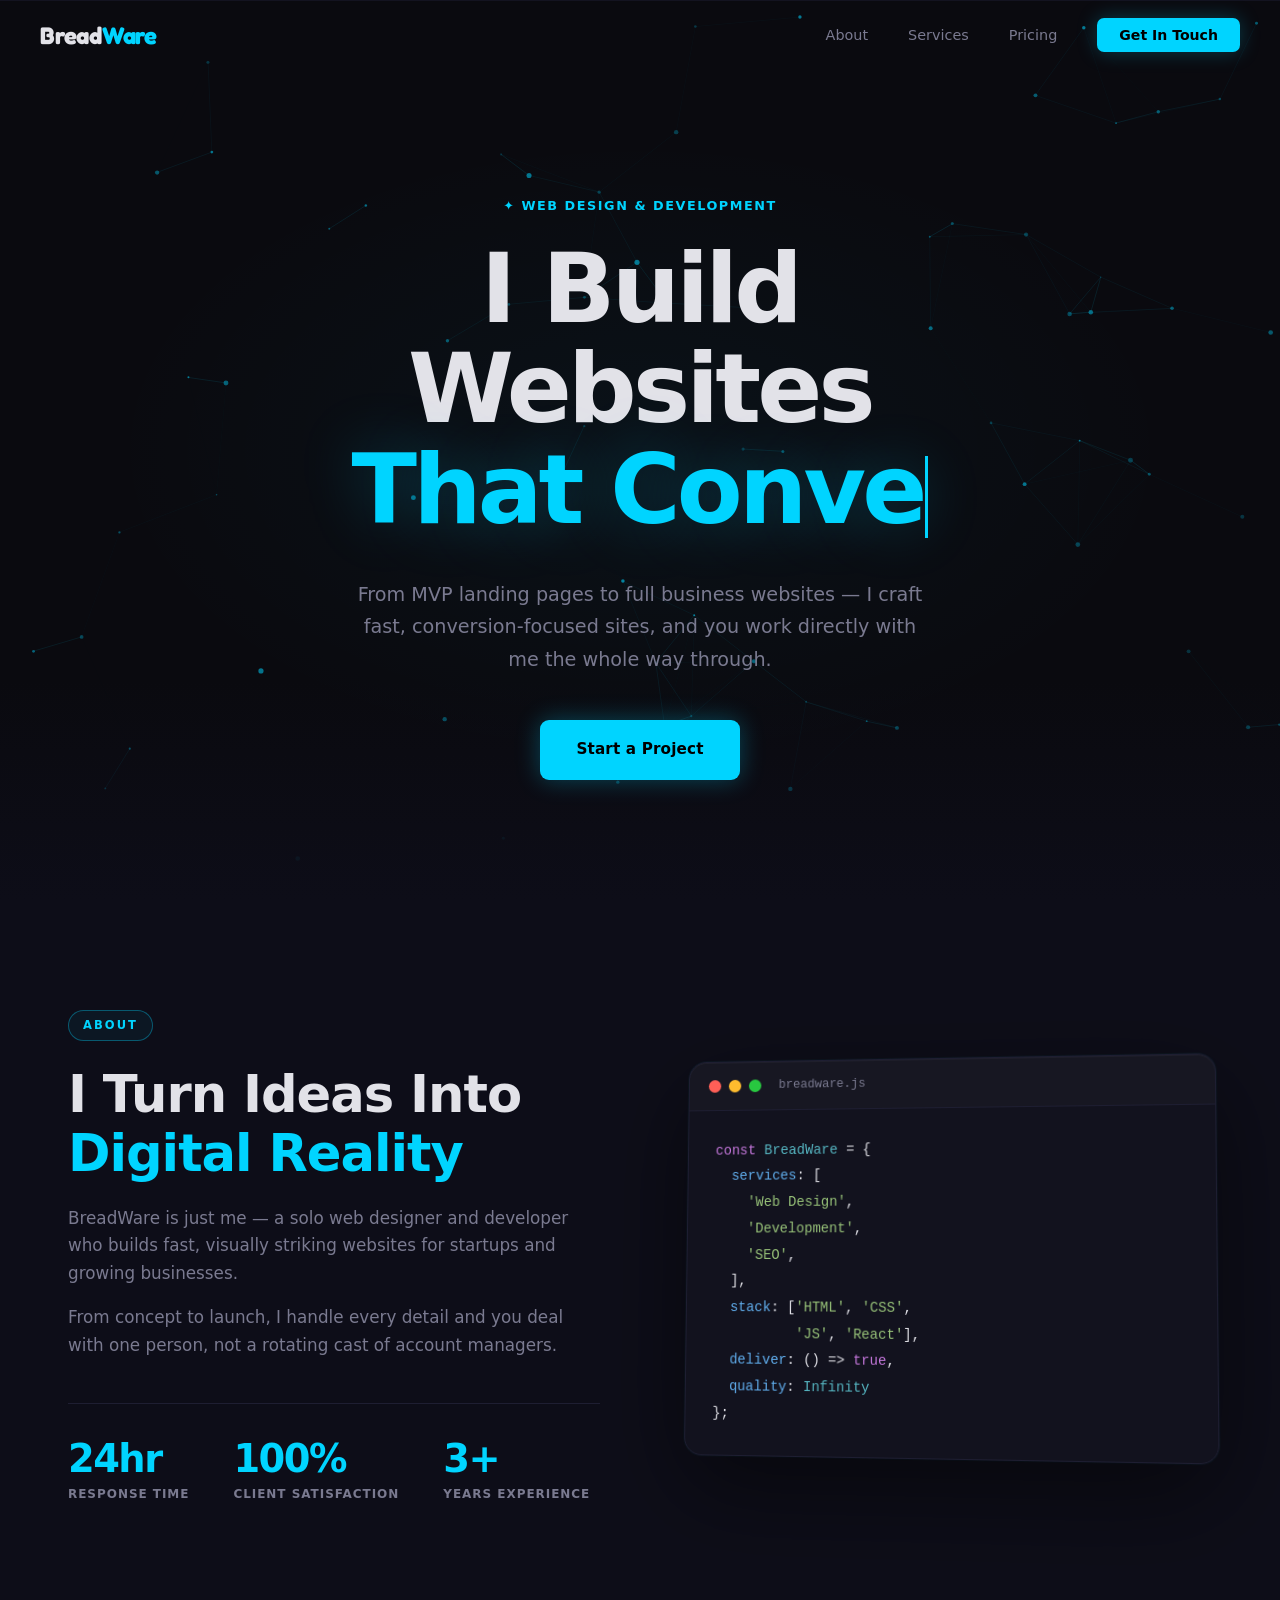
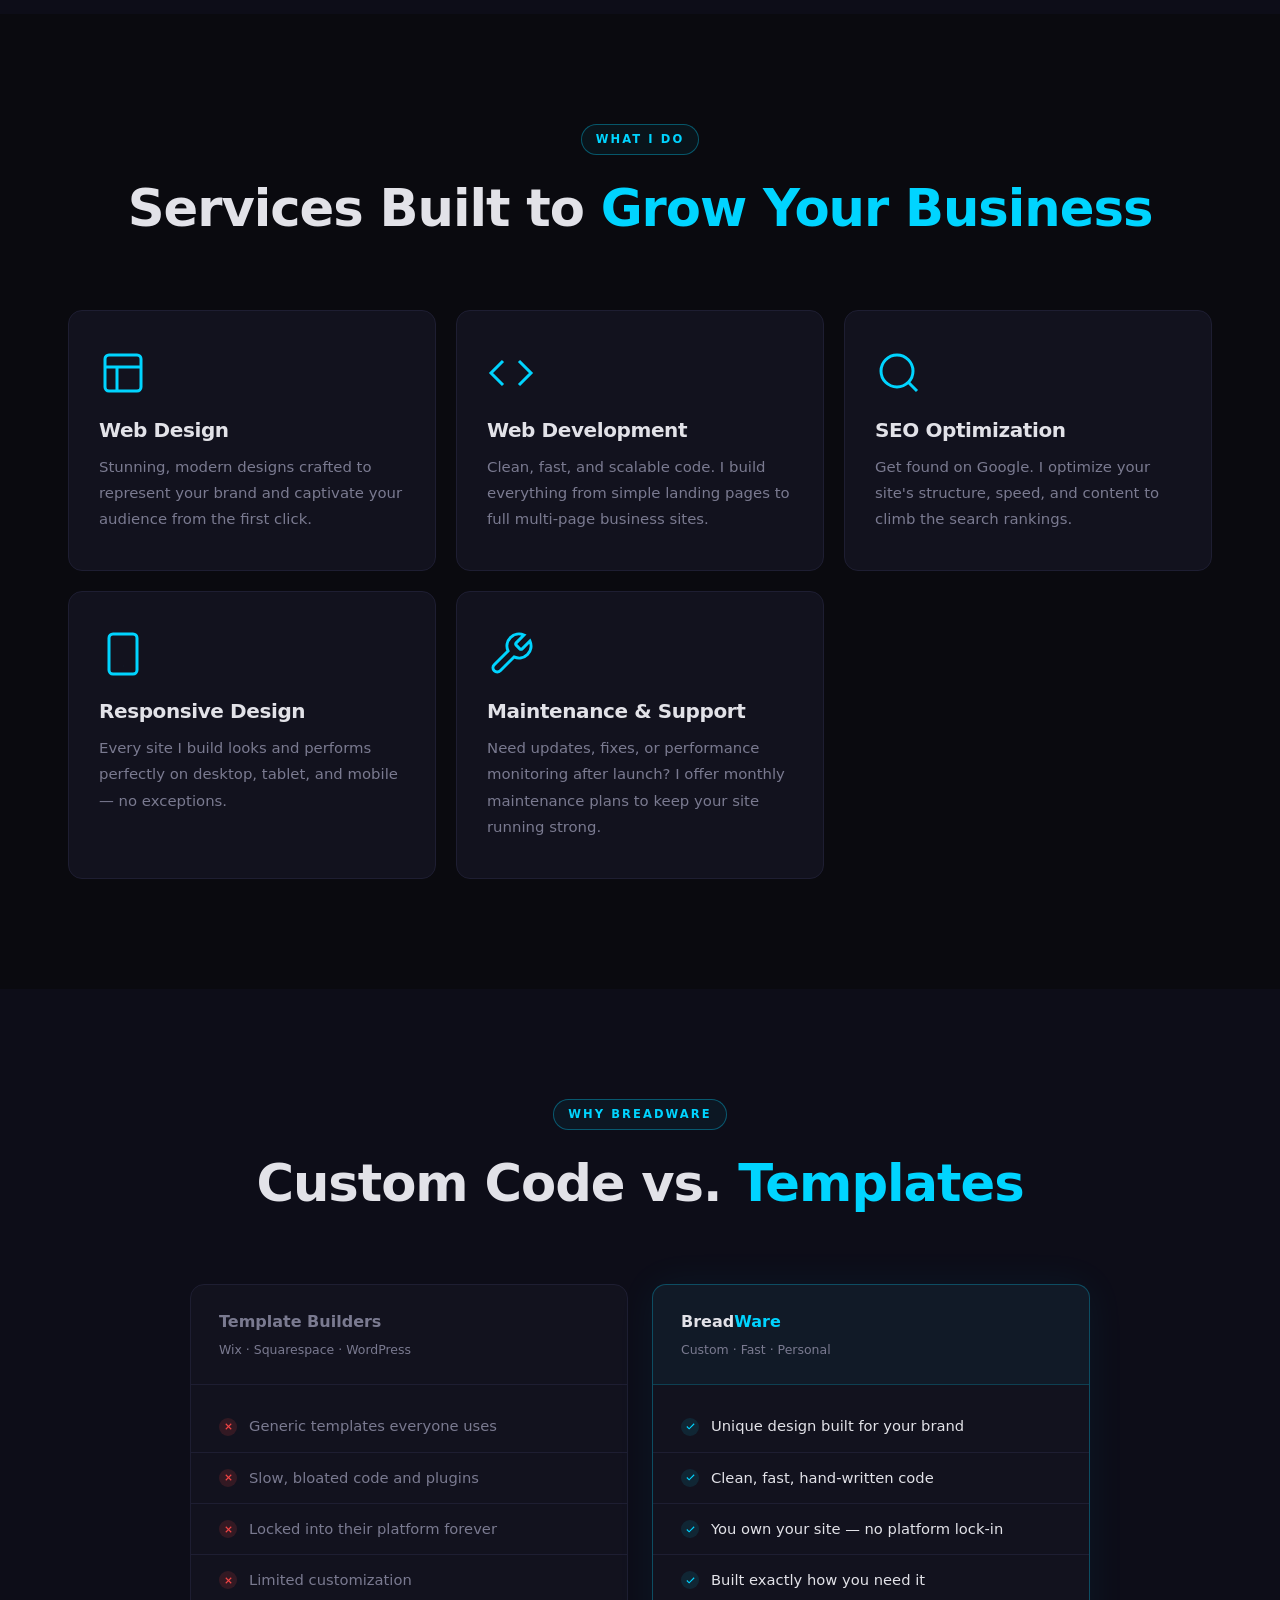
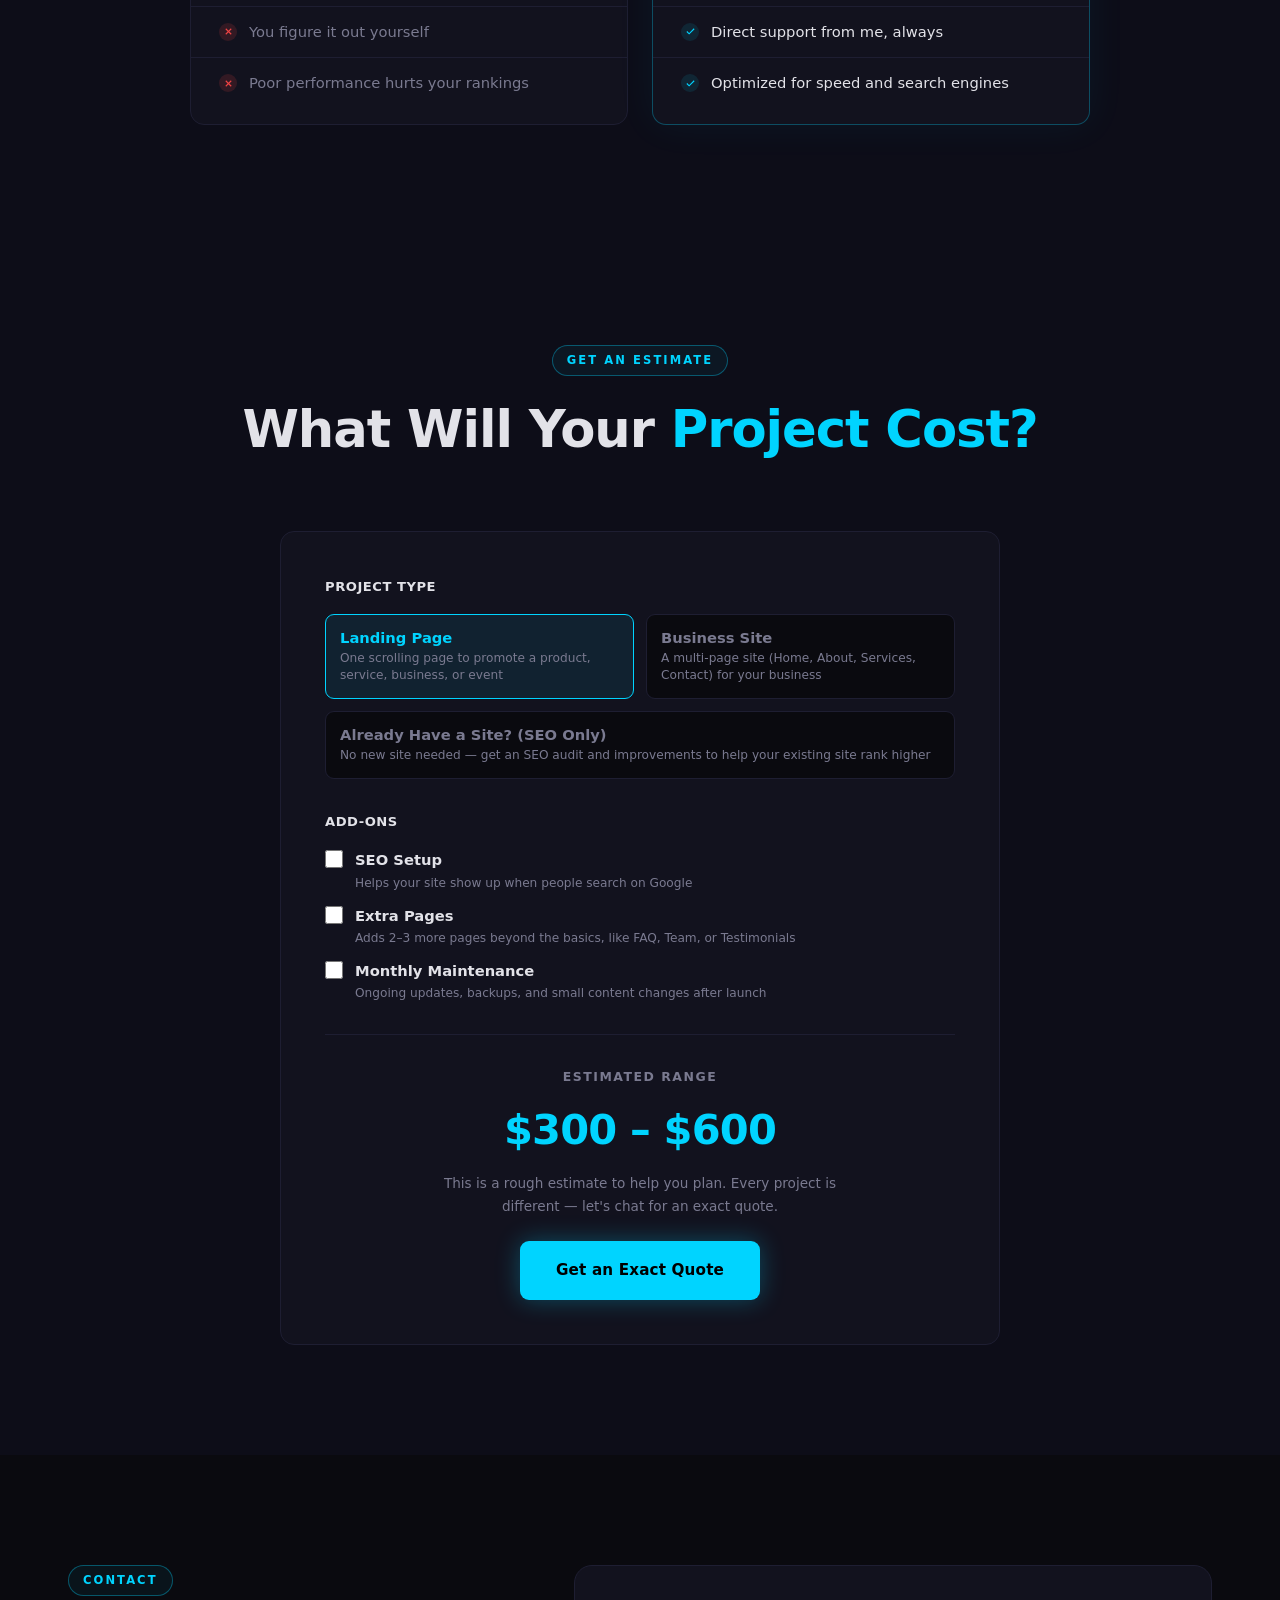
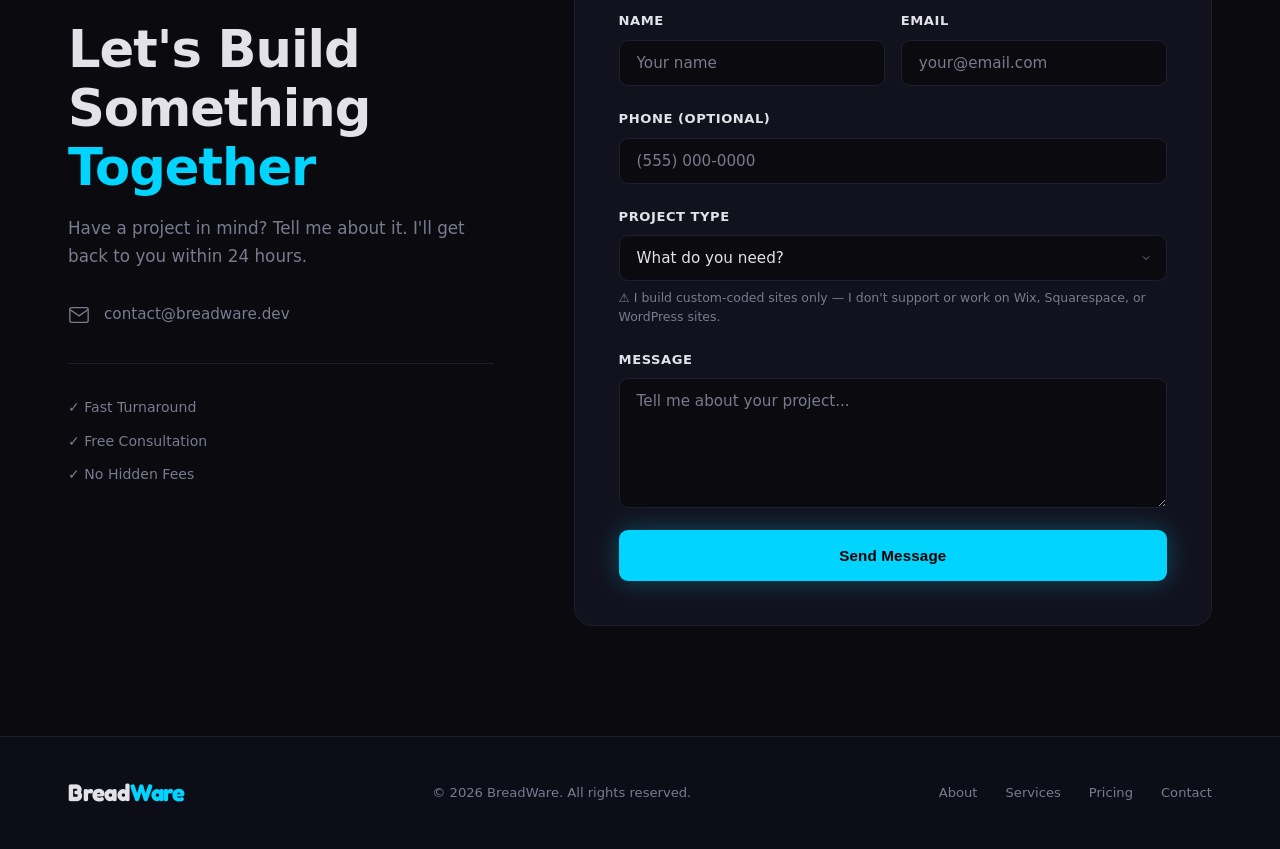
<file: index.html>
<!doctype html>
<html lang="en">
  <head>
    <meta charset="UTF-8" />
    <meta name="viewport" content="width=device-width, initial-scale=1.0" />
    <title>BreadWare — Web Design & Development</title>
    <meta
      name="description"
      content="BreadWare is a solo web design and development studio. I build fast, conversion-focused websites for startups and growing businesses. Based online, working worldwide."
    />
    <meta name="author" content="BreadWare" />
    <link rel="canonical" href="https://breadware.dev" />

    <!-- Open Graph -->
    <meta property="og:title" content="BreadWare — Web Design & Development" />
    <meta
      property="og:description"
      content="I build fast, conversion-focused websites for startups and growing businesses. Work directly with me from concept to launch."
    />
    <meta property="og:url" content="https://breadware.dev" />
    <meta property="og:type" content="website" />
    <meta property="og:image" content="https://breadware.dev/thumbnailbreadware.jpg" />

    <!-- Twitter Card -->
    <meta name="twitter:card" content="summary_large_image" />
    <meta name="twitter:title" content="BreadWare — Web Design & Development" />
    <meta
      name="twitter:description"
      content="I build fast, conversion-focused websites for startups and growing businesses."
    />
    <meta name="twitter:image" content="https://breadware.dev/thumbnailbreadware.jpg" />

    <link rel="icon" type="image/png" href="breadware-dark-32.png" />
    <script type="application/ld+json">
    {
      "@context": "https://schema.org",
      "@type": "ProfessionalService",
      "name": "BreadWare",
      "url": "https://breadware.dev",
      "email": "contact@breadware.dev",
      "description": "Solo web design and development studio building fast, conversion-focused websites for startups and growing businesses.",
      "serviceType": ["Web Design", "Web Development", "SEO Optimization"],
      "areaServed": "Worldwide",
      "priceRange": "$$"
    }
    </script>
    <link rel="preconnect" href="https://fonts.googleapis.com" />
    <link rel="preconnect" href="https://fonts.gstatic.com" crossorigin />
    <link rel="preload" as="style" href="https://fonts.googleapis.com/css2?family=Fredoka:wght@600;700&display=swap" />
    <link rel="stylesheet" href="https://fonts.googleapis.com/css2?family=Fredoka:wght@600;700&display=swap" media="print" onload="this.media='all'" />
    <noscript><link rel="stylesheet" href="https://fonts.googleapis.com/css2?family=Fredoka:wght@600;700&display=swap" /></noscript>
    <link rel="stylesheet" href="style.css" />

    <!-- Google Analytics -->
    <script
      async
      src="https://www.googletagmanager.com/gtag/js?id=G-923C7MCJX0"
    ></script>
    <script>
      window.dataLayer = window.dataLayer || [];
      function gtag() {
        dataLayer.push(arguments);
      }
      gtag("js", new Date());
      gtag("config", "G-923C7MCJX0");
    </script>
  </head>
  <body>
    <!-- Navigation -->
    <nav class="nav" id="nav">
      <div class="nav-container">
        <a href="#" class="nav-logo">Bread<span>Ware</span></a>
        <ul class="nav-links">
          <li><a href="#about">About</a></li>
          <li><a href="#services">Services</a></li>
          <li><a href="#calculator">Pricing</a></li>
          <li><a href="#contact" class="nav-cta">Get In Touch</a></li>
        </ul>
        <button class="nav-hamburger" id="hamburger" aria-label="Menu">
          <span></span><span></span><span></span>
        </button>
      </div>
    </nav>

    <div class="mobile-menu" id="mobileMenu">
      <ul>
        <li><a href="#about" class="mobile-link">About</a></li>
        <li><a href="#services" class="mobile-link">Services</a></li>
        <li><a href="#calculator" class="mobile-link">Pricing</a></li>
        <li><a href="#contact" class="mobile-link">Contact</a></li>
      </ul>
    </div>

    <!-- Hero -->
    <section class="hero" id="hero">
      <canvas id="heroCanvas"></canvas>
      <div class="hero-content">
        <p class="hero-badge">&#10022; Web Design &amp; Development</p>
        <h1 class="hero-title">
          I Build Websites<br /><span class="hero-accent" id="typedText"></span>
        </h1>
        <p class="hero-sub">
          From MVP landing pages to full business websites — I craft fast,
          conversion-focused sites, and you work directly with me the whole
          way through.
        </p>
        <div class="hero-btns">
          <a href="#contact" class="btn btn-primary">Start a Project</a>
        </div>
      </div>
    </section>

    <!-- About -->
    <section class="about section" id="about">
      <div class="container">
        <div class="about-grid">
          <div class="about-text reveal">
            <span class="section-tag">About</span>
            <h2>
              I Turn Ideas Into <span class="accent">Digital Reality</span>
            </h2>
            <p>
              BreadWare is just me — a solo web designer and developer who
              builds fast, visually striking websites for startups and growing
              businesses.
            </p>
            <p>
              From concept to launch, I handle every detail and you deal with
              one person, not a rotating cast of account managers.
            </p>
            <div class="stats">
              <div class="stat">
                <span class="stat-num">24hr</span>
                <span class="stat-label">Response Time</span>
              </div>
              <div class="stat">
                <span class="stat-num">100%</span>
                <span class="stat-label">Client Satisfaction</span>
              </div>
              <div class="stat">
                <span class="stat-num">3+</span>
                <span class="stat-label">Years Experience</span>
              </div>
            </div>
          </div>
          <div class="about-visual reveal reveal-right">
            <div class="code-card">
              <div class="code-header">
                <span class="dot dot-red"></span>
                <span class="dot dot-yellow"></span>
                <span class="dot dot-green"></span>
                <span class="code-filename">breadware.js</span>
              </div>
              <pre
                class="code-body"
              ><span class="c-purple">const</span> <span class="c-cyan">BreadWare</span> = {
  <span class="c-blue">services</span>: [
    <span class="c-green">'Web Design'</span>,
    <span class="c-green">'Development'</span>,
    <span class="c-green">'SEO'</span>,
  ],
  <span class="c-blue">stack</span>: [<span class="c-green">'HTML'</span>, <span class="c-green">'CSS'</span>,
          <span class="c-green">'JS'</span>, <span class="c-green">'React'</span>],
  <span class="c-blue">deliver</span>: () =&gt; <span class="c-purple">true</span>,
  <span class="c-blue">quality</span>: <span class="c-cyan">Infinity</span>
};</pre>
            </div>
          </div>
        </div>
      </div>
    </section>

    <!-- Services -->
    <section class="services section" id="services">
      <div class="container">
        <div class="section-header reveal">
          <span class="section-tag">What I Do</span>
          <h2>
            Services Built to <span class="accent">Grow Your Business</span>
          </h2>
        </div>
        <div class="services-grid">
          <div class="service-card reveal">
            <div class="service-icon">
              <svg
                viewBox="0 0 24 24"
                fill="none"
                stroke="currentColor"
                stroke-width="1.5"
              >
                <rect x="3" y="3" width="18" height="18" rx="2" />
                <path d="M3 9h18M9 21V9" />
              </svg>
            </div>
            <h3>Web Design</h3>
            <p>
              Stunning, modern designs crafted to represent your brand and
              captivate your audience from the first click.
            </p>
          </div>
          <div class="service-card reveal">
            <div class="service-icon">
              <svg
                viewBox="0 0 24 24"
                fill="none"
                stroke="currentColor"
                stroke-width="1.5"
              >
                <polyline points="16 18 22 12 16 6" />
                <polyline points="8 6 2 12 8 18" />
              </svg>
            </div>
            <h3>Web Development</h3>
            <p>
              Clean, fast, and scalable code. I build everything from simple
              landing pages to full multi-page business sites.
            </p>
          </div>
          <div class="service-card reveal">
            <div class="service-icon">
              <svg
                viewBox="0 0 24 24"
                fill="none"
                stroke="currentColor"
                stroke-width="1.5"
              >
                <circle cx="11" cy="11" r="8" />
                <line x1="21" y1="21" x2="16.65" y2="16.65" />
              </svg>
            </div>
            <h3>SEO Optimization</h3>
            <p>
              Get found on Google. I optimize your site's structure, speed, and
              content to climb the search rankings.
            </p>
          </div>
          <div class="service-card reveal">
            <div class="service-icon">
              <svg
                viewBox="0 0 24 24"
                fill="none"
                stroke="currentColor"
                stroke-width="1.5"
              >
                <rect x="5" y="2" width="14" height="20" rx="2" />
                <line x1="12" y1="18" x2="12.01" y2="18" />
              </svg>
            </div>
            <h3>Responsive Design</h3>
            <p>
              Every site I build looks and performs perfectly on desktop,
              tablet, and mobile — no exceptions.
            </p>
          </div>
          <div class="service-card reveal">
            <div class="service-icon">
              <svg
                viewBox="0 0 24 24"
                fill="none"
                stroke="currentColor"
                stroke-width="1.5"
              >
                <path
                  d="M14.7 6.3a1 1 0 0 0 0 1.4l1.6 1.6a1 1 0 0 0 1.4 0l3.77-3.77a6 6 0 0 1-7.94 7.94l-6.91 6.91a2.12 2.12 0 0 1-3-3l6.91-6.91a6 6 0 0 1 7.94-7.94l-3.76 3.76z"
                />
              </svg>
            </div>
            <h3>Maintenance &amp; Support</h3>
            <p>
              Need updates, fixes, or performance monitoring after launch? I offer monthly maintenance plans to keep your site running strong.
            </p>
          </div>
        </div>
      </div>
    </section>

    <!-- Why Choose Me -->
    <section class="why section" id="why">
      <div class="container">
        <div class="section-header reveal">
          <span class="section-tag">Why BreadWare</span>
          <h2>Custom Code vs. <span class="accent">Templates</span></h2>
        </div>
        <div class="why-grid">
          <div class="why-col why-col--them reveal">
            <div class="why-col-header">
              <span class="why-label why-label--bad">Template Builders</span>
              <p>Wix &middot; Squarespace &middot; WordPress</p>
            </div>
            <ul class="why-list">
              <li class="why-item why-item--bad">
                Generic templates everyone uses
              </li>
              <li class="why-item why-item--bad">
                Slow, bloated code and plugins
              </li>
              <li class="why-item why-item--bad">
                Locked into their platform forever
              </li>
              <li class="why-item why-item--bad">Limited customization</li>
              <li class="why-item why-item--bad">You figure it out yourself</li>
              <li class="why-item why-item--bad">
                Poor performance hurts your rankings
              </li>
            </ul>
          </div>
          <div class="why-col why-col--me reveal reveal-right">
            <div class="why-col-header">
              <span class="why-label"
                >Bread<span class="accent">Ware</span></span
              >
              <p>Custom &middot; Fast &middot; Personal</p>
            </div>
            <ul class="why-list">
              <li class="why-item why-item--good">
                Unique design built for your brand
              </li>
              <li class="why-item why-item--good">
                Clean, fast, hand-written code
              </li>
              <li class="why-item why-item--good">
                You own your site — no platform lock-in
              </li>
              <li class="why-item why-item--good">
                Built exactly how you need it
              </li>
              <li class="why-item why-item--good">
                Direct support from me, always
              </li>
              <li class="why-item why-item--good">
                Optimized for speed and search engines
              </li>
            </ul>
          </div>
        </div>
      </div>
    </section>


    <!-- Pricing Calculator -->
    <section class="calculator section" id="calculator">
      <div class="container">
        <div class="section-header reveal">
          <span class="section-tag">Get an Estimate</span>
          <h2>What Will Your <span class="accent">Project Cost?</span></h2>
        </div>
        <div class="calc-card reveal">
          <div class="calc-group">
            <span class="calc-group-label">Project Type</span>
            <div class="calc-options">
              <button
                type="button"
                class="calc-option active"
                data-min="300"
                data-max="600"
                data-project-type="Landing Page"
                data-excludes="extra-pages"
              >
                <span class="calc-option-title">Landing Page</span>
                <span class="calc-option-desc"
                  >One scrolling page to promote a product, service, business,
                  or event</span
                >
              </button>
              <button
                type="button"
                class="calc-option"
                data-min="700"
                data-max="1500"
                data-project-type="Business Site"
              >
                <span class="calc-option-title">Business Site</span>
                <span class="calc-option-desc"
                  >A multi-page site (Home, About, Services, Contact) for your
                  business</span
                >
              </button>
              <button
                type="button"
                class="calc-option calc-option--wide"
                data-min="200"
                data-max="500"
                data-excludes="seo"
                data-project-type="SEO &amp; Performance"
              >
                <span class="calc-option-title"
                  >Already Have a Site? (SEO Only)</span
                >
                <span class="calc-option-desc"
                  >No new site needed — get an SEO audit and improvements to
                  help your existing site rank higher</span
                >
              </button>
            </div>
          </div>
          <div class="calc-group">
            <span class="calc-group-label">Add-ons</span>
            <div class="calc-checkboxes">
              <label class="calc-checkbox">
                <input
                  type="checkbox"
                  data-min="100"
                  data-max="200"
                  data-key="seo"
                />
                <span class="calc-checkbox-text">
                  <span class="calc-checkbox-title">SEO Setup</span>
                  <span class="calc-checkbox-desc"
                    >Helps your site show up when people search on Google</span
                  >
                </span>
              </label>
              <label class="calc-checkbox">
                <input
                  type="checkbox"
                  data-min="150"
                  data-max="300"
                  data-key="extra-pages"
                />
                <span class="calc-checkbox-text">
                  <span class="calc-checkbox-title">Extra Pages</span>
                  <span class="calc-checkbox-desc"
                    >Adds 2–3 more pages beyond the basics, like FAQ, Team, or
                    Testimonials</span
                  >
                </span>
              </label>
              <label class="calc-checkbox">
                <input
                  type="checkbox"
                  data-min="0"
                  data-max="0"
                  data-monthly-min="50"
                  data-monthly-max="150"
                />
                <span class="calc-checkbox-text">
                  <span class="calc-checkbox-title">Monthly Maintenance</span>
                  <span class="calc-checkbox-desc"
                    >Ongoing updates, backups, and small content changes after
                    launch</span
                  >
                </span>
              </label>
            </div>
          </div>
          <div class="calc-result">
            <span class="calc-result-label">Estimated Range</span>
            <span class="calc-result-price" id="calcPrice"
              >$300 &ndash; $600</span
            >
            <p class="calc-result-monthly" id="calcMonthly"></p>
            <p class="calc-disclaimer">
              This is a rough estimate to help you plan. Every project is
              different — let's chat for an exact quote.
            </p>
            <a href="#contact" class="btn btn-primary" id="getQuoteBtn"
              >Get an Exact Quote</a
            >
          </div>
        </div>
      </div>
    </section>

    <!-- Contact -->
    <section class="contact section" id="contact">
      <div class="container">
        <div class="contact-grid">
          <div class="contact-text reveal">
            <span class="section-tag">Contact</span>
            <h2>Let's Build Something <span class="accent">Together</span></h2>
            <p>
              Have a project in mind? Tell me about it. I'll get back to you
              within 24 hours.
            </p>
            <div class="contact-details">
              <a href="mailto:contact@breadware.dev" class="contact-link">
                <span class="contact-icon">
                  <svg
                    viewBox="0 0 24 24"
                    fill="none"
                    stroke="currentColor"
                    stroke-width="1.5"
                  >
                    <path
                      d="M4 4h16c1.1 0 2 .9 2 2v12c0 1.1-.9 2-2 2H4c-1.1 0-2-.9-2-2V6c0-1.1.9-2 2-2z"
                    />
                    <polyline points="22,6 12,13 2,6" />
                  </svg>
                </span>
                contact@breadware.dev
              </a>
            </div>
            <div class="contact-badges">
              <span>&#10003; Fast Turnaround</span>
              <span>&#10003; Free Consultation</span>
              <span>&#10003; No Hidden Fees</span>
            </div>
          </div>
          <form
            class="contact-form reveal reveal-right"
            id="contactForm"
            name="contact"
            netlify
            novalidate
          >
            <input type="hidden" name="form-name" value="contact" />
            <div class="form-row">
              <div class="form-group">
                <label for="name">Name</label>
                <input
                  type="text"
                  id="name"
                  name="name"
                  placeholder="Your name"
                  required
                />
              </div>
              <div class="form-group">
                <label for="email">Email</label>
                <input
                  type="email"
                  id="email"
                  name="email"
                  placeholder="your@email.com"
                  required
                />
              </div>
            </div>
            <div class="form-group">
              <label for="phone">Phone (optional)</label>
              <input
                type="tel"
                id="phone"
                name="phone"
                placeholder="(555) 000-0000"
              />
            </div>
            <div class="form-group">
              <label for="project">Project Type</label>
              <select id="project" name="project">
                <option value="">What do you need?</option>
                <option>Landing Page</option>
                <option>Business Site</option>
                <option>Website Redesign</option>
                <option>SEO &amp; Performance</option>
                <option>Maintenance / Support</option>
                <option>Other</option>
              </select>
              <p class="form-note">&#9888; I build custom-coded sites only — I don't support or work on Wix, Squarespace, or WordPress sites.</p>
            </div>
            <div id="quoteSummary" class="quote-summary" style="display:none">
              <div class="quote-summary-header">
                <svg viewBox="0 0 24 24" width="14" height="14" fill="none" stroke="currentColor" stroke-width="2.5"><path d="M12 22s8-4 8-10V5l-8-3-8 3v7c0 6 8 10 8 10z"/></svg>
                Calculator Summary
              </div>
              <div class="quote-summary-body" id="quoteSummaryBody"></div>
              <input type="hidden" id="quoteProject" name="quote_project" />
              <input type="hidden" id="quotePrice" name="quote_price" />
              <input type="hidden" id="quoteAddons" name="quote_addons" />
              <input type="hidden" id="quoteMonthly" name="quote_monthly" />
            </div>
            <div class="form-group">
              <label for="message">Message</label>
              <textarea
                id="message"
                name="message"
                rows="5"
                placeholder="Tell me about your project..."
                required
              ></textarea>
            </div>
            <button
              type="submit"
              class="btn btn-primary btn-full"
              id="submitBtn"
            >
              Send Message
            </button>
          </form>
        </div>
      </div>
    </section>

    <!-- Footer -->
    <footer class="footer">
      <div class="container">
        <div class="footer-inner">
          <a href="#" class="nav-logo">Bread<span>Ware</span></a>
          <p class="footer-copy">&copy; 2026 BreadWare. All rights reserved.</p>
          <nav class="footer-nav">
            <a href="#about">About</a>
            <a href="#services">Services</a>
            <a href="#calculator">Pricing</a>
            <a href="#contact">Contact</a>
          </nav>
        </div>
      </div>
    </footer>

    <script src="script.js"></script>
  </body>
</html>
</file>
<file: style.css>
/* === SPLASH === */
#splash {
  position: fixed; inset: 0; z-index: 9999;
  background: #0a0a0f;
  transition: opacity .7s ease;
}
#splash.hidden { opacity: 0; pointer-events: none; }
#splashFrame { width: 100%; height: 100%; border: none; }

/* === RESET & BASE === */
*,
*::before,
*::after {
  box-sizing: border-box;
  margin: 0;
  padding: 0;
}

:root {
  --bg: #0a0a0f;
  --bg2: #0d0d18;
  --bg3: #111122;
  --card: #12121e;
  --border: #1e1e32;
  --accent: #00d4ff;
  --accent2: #7c3aed;
  --text: #e2e2e8;
  --text-dim: #7a7a90;
  --nav-h: 72px;
  --radius: 14px;
  --font: "Segoe UI", system-ui, -apple-system, sans-serif;
  --mono: "Cascadia Code", "Consolas", "Fira Code", monospace;
}

html {
  scroll-behavior: smooth;
}

body {
  background: var(--bg);
  color: var(--text);
  font-family: var(--font);
  line-height: 1.65;
  overflow-x: hidden;
}

a {
  text-decoration: none;
  color: inherit;
}

/* === CONTAINER === */
.container {
  max-width: 1200px;
  margin: 0 auto;
  padding: 0 28px;
}

.section {
  padding: 110px 0;
}

/* === TYPOGRAPHY === */
h1,
h2,
h3,
h4 {
  line-height: 1.15;
  letter-spacing: -0.02em;
}
h2 {
  font-size: clamp(2rem, 4.5vw, 3.2rem);
  font-weight: 800;
}
h3 {
  font-size: 1.25rem;
  font-weight: 700;
}
.accent {
  color: var(--accent);
}

.section-tag {
  display: inline-block;
  font-size: 0.72rem;
  font-weight: 700;
  letter-spacing: 0.18em;
  text-transform: uppercase;
  color: var(--accent);
  margin-bottom: 14px;
  padding: 5px 14px;
  border: 1px solid rgba(0, 212, 255, 0.35);
  border-radius: 100px;
  background: rgba(0, 212, 255, 0.05);
}

.section-header {
  text-align: center;
  margin-bottom: 72px;
}
.section-header h2 {
  margin-top: 10px;
}

/* === NAV === */
.nav {
  position: fixed;
  top: 0;
  left: 0;
  right: 0;
  z-index: 1000;
  height: var(--nav-h);
  transition:
    background 0.3s,
    border-color 0.3s,
    backdrop-filter 0.3s;
  border-bottom: 1px solid transparent;
}
.nav.scrolled {
  background: rgba(10, 10, 15, 0.88);
  backdrop-filter: blur(24px);
  -webkit-backdrop-filter: blur(24px);
  border-bottom-color: var(--border);
}
.nav-container {
  width: 100%;
  padding: 0 40px;
  height: 100%;
  display: flex;
  align-items: center;
  justify-content: space-between;
}
.nav-logo {
  font-family: 'Fredoka', sans-serif;
  font-size: 1.5rem;
  font-weight: 700;
  letter-spacing: -0.01em;
}
.nav-logo span {
  color: var(--accent);
}
.nav-links {
  list-style: none;
  display: flex;
  gap: 40px;
  align-items: center;
}
.nav-links a {
  font-size: 0.9rem;
  font-weight: 500;
  color: var(--text-dim);
  transition: color 0.2s;
}
.nav-links a:hover {
  color: var(--text);
}
.nav-cta {
  background: var(--accent) !important;
  color: #000 !important;
  padding: 9px 22px !important;
  border-radius: 7px !important;
  font-weight: 700 !important;
  font-size: 0.88rem !important;
  transition:
    opacity 0.2s,
    transform 0.2s,
    box-shadow 0.2s !important;
  box-shadow: 0 0 20px rgba(0, 212, 255, 0.25) !important;
}
.nav-cta:hover {
  opacity: 0.88 !important;
  transform: translateY(-1px) !important;
  box-shadow: 0 0 32px rgba(0, 212, 255, 0.45) !important;
}

.nav-hamburger {
  display: none;
  flex-direction: column;
  gap: 5px;
  background: none;
  border: none;
  cursor: pointer;
  padding: 6px;
}
.nav-hamburger span {
  display: block;
  width: 22px;
  height: 2px;
  background: var(--text);
  border-radius: 2px;
  transition:
    transform 0.3s,
    opacity 0.3s;
}

/* Mobile menu */
.mobile-menu {
  position: fixed;
  top: var(--nav-h);
  left: 0;
  right: 0;
  background: var(--bg2);
  border-bottom: 1px solid var(--border);
  z-index: 999;
  transform: translateY(calc(-100% - var(--nav-h)));
  transition: transform 0.3s cubic-bezier(0.4, 0, 0.2, 1);
}
.mobile-menu.open {
  transform: translateY(0);
}
.mobile-menu ul {
  list-style: none;
  padding: 12px 0 20px;
}
.mobile-menu li a {
  display: block;
  padding: 14px 28px;
  font-size: 1rem;
  font-weight: 500;
  color: var(--text-dim);
  transition:
    color 0.2s,
    background 0.2s;
}
.mobile-menu li a:hover {
  color: var(--text);
  background: var(--bg3);
}

/* === BUTTONS === */
.btn {
  display: inline-flex;
  align-items: center;
  justify-content: center;
  gap: 8px;
  padding: 15px 34px;
  border-radius: 9px;
  font-size: 0.95rem;
  font-weight: 700;
  cursor: pointer;
  transition:
    transform 0.2s,
    box-shadow 0.2s,
    opacity 0.2s,
    border-color 0.2s,
    color 0.2s;
  border: 2px solid transparent;
  letter-spacing: 0.01em;
}
.btn-primary {
  background: var(--accent);
  color: #000;
  box-shadow: 0 0 24px rgba(0, 212, 255, 0.3);
}
.btn-primary:hover {
  transform: translateY(-3px);
  box-shadow: 0 0 40px rgba(0, 212, 255, 0.55);
}
.btn-outline {
  background: transparent;
  color: var(--text);
  border-color: var(--border);
}
.btn-outline:hover {
  transform: translateY(-3px);
  border-color: rgba(0, 212, 255, 0.5);
  color: var(--accent);
}
.btn-full {
  width: 100%;
}

/* === HERO === */
.hero {
  position: relative;
  height: 100vh;
  min-height: 700px;
  display: flex;
  align-items: center;
  justify-content: center;
  overflow: hidden;
  padding-top: var(--nav-h);
}
#heroCanvas {
  position: absolute;
  inset: 0;
  width: 100%;
  height: 100%;
}
/* Bottom fade into next section */
.hero::before {
  content: "";
  position: absolute;
  bottom: 0;
  left: 0;
  right: 0;
  height: 220px;
  background: linear-gradient(to bottom, transparent, var(--bg2));
  pointer-events: none;
  z-index: 1;
}
/* Subtle radial glow behind content */
.hero::after {
  content: "";
  position: absolute;
  inset: 0;
  background: radial-gradient(
    ellipse 60% 50% at 50% 50%,
    rgba(0, 212, 255, 0.04) 0%,
    transparent 70%
  );
  pointer-events: none;
}
.hero-content {
  position: relative;
  z-index: 1;
  text-align: center;
  max-width: 860px;
  padding: 0 28px;
}
.hero-badge {
  display: inline-block;
  font-size: 0.8rem;
  font-weight: 600;
  letter-spacing: 0.12em;
  text-transform: uppercase;
  color: var(--accent);
  margin-bottom: 22px;
  opacity: 0;
  animation: fadeUp 0.8s 0.3s forwards;
}
.hero-title {
  font-size: clamp(3rem, 8vw, 6rem);
  font-weight: 900;
  letter-spacing: -0.04em;
  line-height: 1.05;
  opacity: 0;
  animation: fadeUp 0.8s 0.5s forwards;
}
.hero-accent {
  color: var(--accent);
  display: block;
  min-height: 1.15em;
  text-shadow: 0 0 60px rgba(0, 212, 255, 0.25);
}
.hero-sub {
  margin-top: 28px;
  font-size: clamp(1rem, 2.2vw, 1.2rem);
  color: var(--text-dim);
  max-width: 580px;
  margin-inline: auto;
  line-height: 1.7;
  opacity: 0;
  animation: fadeUp 0.8s 0.7s forwards;
}
.hero-btns {
  display: flex;
  gap: 16px;
  justify-content: center;
  flex-wrap: wrap;
  margin-top: 44px;
  opacity: 0;
  animation: fadeUp 0.8s 0.9s forwards;
}
.hero-scroll {
  position: absolute;
  bottom: 36px;
  left: 50%;
  transform: translateX(-50%);
  display: flex;
  flex-direction: column;
  align-items: center;
  gap: 10px;
  color: var(--text-dim);
  font-size: 0.65rem;
  letter-spacing: 0.2em;
  text-transform: uppercase;
  opacity: 0;
  animation: fadeIn 1s 1.6s forwards;
  z-index: 1;
}
.scroll-line {
  width: 1px;
  height: 44px;
  background: linear-gradient(to bottom, var(--accent), transparent);
  animation: scrollPulse 2s ease-in-out infinite;
}
@keyframes scrollPulse {
  0%,
  100% {
    opacity: 0.8;
    transform: scaleY(1) translateY(0);
  }
  50% {
    opacity: 0.3;
    transform: scaleY(0.7) translateY(4px);
  }
}

/* === ABOUT === */
.about {
  background: var(--bg2);
}
.about-grid {
  display: grid;
  grid-template-columns: 1fr 1fr;
  gap: 80px;
  align-items: center;
}
.about-text h2 {
  margin: 10px 0 22px;
}
.about-text p {
  color: var(--text-dim);
  font-size: 1.05rem;
  margin-bottom: 16px;
}
.stats {
  display: flex;
  gap: 44px;
  margin-top: 44px;
  padding-top: 36px;
  border-top: 1px solid var(--border);
}
.stat-num {
  display: block;
  font-size: 2.4rem;
  font-weight: 900;
  color: var(--accent);
  line-height: 1;
  letter-spacing: -0.04em;
}
.stat-label {
  display: block;
  font-size: 0.75rem;
  font-weight: 600;
  color: var(--text-dim);
  text-transform: uppercase;
  letter-spacing: 0.08em;
  margin-top: 6px;
}

/* Code card */
.code-card {
  background: var(--card);
  border: 1px solid var(--border);
  border-radius: 18px;
  overflow: hidden;
  box-shadow:
    0 32px 96px rgba(0, 0, 0, 0.5),
    0 0 0 1px rgba(0, 212, 255, 0.04),
    inset 0 1px 0 rgba(255, 255, 255, 0.04);
  transform: perspective(800px) rotateY(-4deg) rotateX(2deg);
  transition: transform 0.4s ease;
}
.code-card:hover {
  transform: perspective(800px) rotateY(0deg) rotateX(0deg);
}
.code-header {
  display: flex;
  align-items: center;
  gap: 8px;
  padding: 14px 20px;
  background: rgba(255, 255, 255, 0.02);
  border-bottom: 1px solid var(--border);
}
.dot {
  width: 13px;
  height: 13px;
  border-radius: 50%;
}
.dot-red {
  background: #ff5f57;
}
.dot-yellow {
  background: #febc2e;
}
.dot-green {
  background: #28c840;
}
.code-filename {
  font-size: 0.78rem;
  color: var(--text-dim);
  margin-left: 10px;
  font-family: var(--mono);
}
.code-body {
  padding: 28px;
  font-size: 0.88rem;
  line-height: 1.9;
  font-family: var(--mono);
  white-space: pre;
  overflow-x: auto;
}
.c-purple {
  color: #c678dd;
}
.c-cyan {
  color: #56b6c2;
}
.c-blue {
  color: #61afef;
}
.c-green {
  color: #98c379;
}

/* === SERVICES === */
.services {
  background: var(--bg);
}
.services-grid {
  display: grid;
  grid-template-columns: repeat(3, 1fr);
  gap: 20px;
}
.service-card {
  background: var(--card);
  border: 1px solid var(--border);
  border-radius: var(--radius);
  padding: 38px 30px;
  transition:
    transform 0.3s,
    border-color 0.3s,
    box-shadow 0.3s;
  cursor: default;
  position: relative;
  overflow: hidden;
}
.service-card::before {
  content: "";
  position: absolute;
  top: 0;
  left: 0;
  right: 0;
  height: 2px;
  background: linear-gradient(90deg, transparent, var(--accent), transparent);
  opacity: 0;
  transition: opacity 0.3s;
}
.service-card:hover {
  transform: translateY(-7px);
  border-color: rgba(0, 212, 255, 0.25);
  box-shadow:
    0 24px 64px rgba(0, 0, 0, 0.35),
    0 0 0 1px rgba(0, 212, 255, 0.08);
}
.service-card:hover::before {
  opacity: 1;
}
.service-icon {
  width: 48px;
  height: 48px;
  color: var(--accent);
  margin-bottom: 22px;
  display: block;
}
.service-icon svg {
  width: 100%;
  height: 100%;
}
.service-card h3 {
  margin-bottom: 12px;
  color: var(--text);
}
.service-card p {
  color: var(--text-dim);
  font-size: 0.93rem;
  line-height: 1.75;
}
/* === WHY CHOOSE ME === */
.why {
  background: var(--bg2);
}
.why-grid {
  display: grid;
  grid-template-columns: 1fr 1fr;
  gap: 24px;
  max-width: 900px;
  margin: 0 auto;
}
.why-col {
  background: var(--card);
  border: 1px solid var(--border);
  border-radius: var(--radius);
  overflow: hidden;
}
.why-col--me {
  border-color: rgba(0, 212, 255, 0.3);
  box-shadow: 0 0 40px rgba(0, 212, 255, 0.06);
}
.why-col-header {
  padding: 24px 28px;
  border-bottom: 1px solid var(--border);
}
.why-col--me .why-col-header {
  background: rgba(0, 212, 255, 0.04);
  border-bottom-color: rgba(0, 212, 255, 0.2);
}
.why-col-header p {
  font-size: 0.78rem;
  color: var(--text-dim);
  margin-top: 4px;
}
.why-label {
  font-size: 1rem;
  font-weight: 800;
}
.why-label--bad {
  color: var(--text-dim);
}
.why-label--good {
  color: var(--accent);
}
.why-list {
  list-style: none;
  padding: 16px 0;
}
.why-item {
  display: flex;
  align-items: center;
  gap: 12px;
  padding: 13px 28px;
  font-size: 0.92rem;
  border-bottom: 1px solid var(--border);
}
.why-item:last-child {
  border-bottom: none;
}
.why-item::before {
  content: '';
  width: 18px;
  height: 18px;
  border-radius: 50%;
  flex-shrink: 0;
  background-size: 60%;
  background-repeat: no-repeat;
  background-position: center;
}
.why-item--bad {
  color: var(--text-dim);
}
.why-item--bad::before {
  background-color: rgba(239, 68, 68, 0.15);
  background-image: url("data:image/svg+xml,%3Csvg xmlns='http://www.w3.org/2000/svg' viewBox='0 0 24 24' fill='none' stroke='%23ef4444' stroke-width='2.5'%3E%3Cline x1='18' y1='6' x2='6' y2='18'/%3E%3Cline x1='6' y1='6' x2='18' y2='18'/%3E%3C/svg%3E");
}
.why-item--good {
  color: var(--text);
}
.why-item--good::before {
  background-color: rgba(0, 212, 255, 0.1);
  background-image: url("data:image/svg+xml,%3Csvg xmlns='http://www.w3.org/2000/svg' viewBox='0 0 24 24' fill='none' stroke='%2300d4ff' stroke-width='2.5'%3E%3Cpolyline points='20 6 9 17 4 12'/%3E%3C/svg%3E");
}

/* === PORTFOLIO === */
.portfolio {
  background: var(--bg2);
}
.portfolio-grid {
  display: grid;
  grid-template-columns: repeat(auto-fit, minmax(320px, 600px));
  gap: 20px;
  justify-content: center;
}
.portfolio-card {
  border-radius: var(--radius);
  overflow: hidden;
  background: var(--card);
  border: 1px solid var(--border);
  transition:
    transform 0.3s,
    box-shadow 0.3s;
}
.portfolio-card:hover {
  transform: translateY(-5px);
  box-shadow: 0 28px 64px rgba(0, 0, 0, 0.45);
}
.portfolio-img {
  height: 260px;
  background: var(--grad, var(--bg3));
  position: relative;
  overflow: hidden;
}

/* Abstract SVG-style graphics in each portfolio card */
.portfolio-gfx {
  position: absolute;
  inset: 0;
  opacity: 0.55;
  transition:
    opacity 0.3s,
    transform 0.4s;
}
.portfolio-card:hover .portfolio-gfx {
  opacity: 0.3;
  transform: scale(1.05);
}

.gfx-1 {
  background:
    radial-gradient(
      circle at 30% 40%,
      rgba(0, 212, 255, 0.4) 0%,
      transparent 50%
    ),
    radial-gradient(
      circle at 80% 70%,
      rgba(124, 58, 237, 0.3) 0%,
      transparent 40%
    );
}
.gfx-1::before {
  content: "";
  position: absolute;
  inset: 0;
  background-image:
    repeating-linear-gradient(
      0deg,
      rgba(0, 212, 255, 0.06) 0px,
      transparent 1px,
      transparent 40px,
      rgba(0, 212, 255, 0.06) 41px
    ),
    repeating-linear-gradient(
      90deg,
      rgba(0, 212, 255, 0.06) 0px,
      transparent 1px,
      transparent 40px,
      rgba(0, 212, 255, 0.06) 41px
    );
}

.gfx-2 {
  background:
    radial-gradient(
      circle at 60% 30%,
      rgba(236, 72, 153, 0.5) 0%,
      transparent 45%
    ),
    radial-gradient(
      circle at 20% 75%,
      rgba(124, 58, 237, 0.4) 0%,
      transparent 40%
    );
}
.gfx-2::before {
  content: "";
  position: absolute;
  bottom: 20px;
  right: 20px;
  width: 120px;
  height: 120px;
  border: 2px solid rgba(236, 72, 153, 0.3);
  border-radius: 50%;
  box-shadow:
    0 0 0 30px rgba(236, 72, 153, 0.06),
    0 0 0 60px rgba(236, 72, 153, 0.03);
}

.gfx-3 {
  background:
    radial-gradient(
      circle at 40% 55%,
      rgba(16, 185, 129, 0.45) 0%,
      transparent 50%
    ),
    radial-gradient(
      circle at 75% 25%,
      rgba(6, 182, 212, 0.3) 0%,
      transparent 40%
    );
}
.gfx-3::before {
  content: "";
  position: absolute;
  top: 24px;
  left: 24px;
  width: 80px;
  height: 80px;
  border: 2px solid rgba(16, 185, 129, 0.35);
  border-radius: 4px;
  transform: rotate(20deg);
  box-shadow: 20px 20px 0 rgba(16, 185, 129, 0.12);
}

.gfx-4 {
  background:
    radial-gradient(
      circle at 50% 40%,
      rgba(245, 158, 11, 0.45) 0%,
      transparent 50%
    ),
    radial-gradient(
      circle at 20% 80%,
      rgba(239, 68, 68, 0.3) 0%,
      transparent 40%
    );
}
.gfx-4::before {
  content: "";
  position: absolute;
  top: 50%;
  left: 50%;
  transform: translate(-50%, -60%) rotate(45deg);
  width: 100px;
  height: 100px;
  border: 2px solid rgba(245, 158, 11, 0.3);
  box-shadow: 0 0 0 20px rgba(245, 158, 11, 0.06);
}

.portfolio-overlay {
  position: absolute;
  inset: 0;
  background: rgba(10, 10, 15, 0.88);
  backdrop-filter: blur(4px);
  display: flex;
  flex-direction: column;
  align-items: center;
  justify-content: center;
  gap: 10px;
  opacity: 0;
  transition: opacity 0.3s;
  padding: 28px;
  text-align: center;
}
.portfolio-card:hover .portfolio-overlay {
  opacity: 1;
}
.portfolio-overlay h3 {
  font-size: 1.4rem;
}
.portfolio-overlay p {
  color: var(--text-dim);
  font-size: 0.88rem;
}
.portfolio-link {
  display: inline-block;
  margin-top: 10px;
  color: var(--accent);
  font-size: 0.88rem;
  font-weight: 700;
  padding: 8px 20px;
  border: 1px solid rgba(0, 212, 255, 0.4);
  border-radius: 6px;
  transition:
    background 0.2s,
    color 0.2s;
}
.portfolio-link:hover {
  background: rgba(0, 212, 255, 0.12);
}
.portfolio-info {
  padding: 20px 24px;
  display: flex;
  align-items: center;
  justify-content: space-between;
}
.portfolio-info h4 {
  font-size: 0.95rem;
  font-weight: 600;
}
.portfolio-info span {
  font-size: 0.75rem;
  font-weight: 600;
  color: var(--accent);
  background: rgba(0, 212, 255, 0.07);
  padding: 4px 12px;
  border-radius: 100px;
  border: 1px solid rgba(0, 212, 255, 0.2);
}

.portfolio-more {
  text-align: center;
  margin-top: 48px;
  color: var(--text-dim);
  font-size: 0.9rem;
  letter-spacing: 0.05em;
}

/* === PRICING CALCULATOR === */
.calculator {
  background: var(--bg2);
}
.calc-card {
  max-width: 720px;
  margin: 0 auto;
  background: var(--card);
  border: 1px solid var(--border);
  border-radius: var(--radius);
  padding: 44px;
}
.calc-group {
  margin-bottom: 32px;
}
.calc-group-label {
  display: block;
  font-size: 0.82rem;
  font-weight: 700;
  color: var(--text);
  letter-spacing: 0.04em;
  text-transform: uppercase;
  margin-bottom: 16px;
}
.calc-options {
  display: grid;
  grid-template-columns: repeat(2, 1fr);
  gap: 12px;
}
.calc-option {
  display: flex;
  flex-direction: column;
  align-items: flex-start;
  gap: 4px;
  background: var(--bg);
  border: 1.5px solid var(--border);
  border-radius: 9px;
  padding: 14px;
  text-align: left;
  color: var(--text-dim);
  font-family: var(--font);
  cursor: pointer;
  transition:
    border-color 0.2s,
    color 0.2s,
    background 0.2s,
    transform 0.2s;
}
.calc-option-title {
  font-size: 0.92rem;
  font-weight: 700;
  color: inherit;
}
.calc-option-desc {
  font-size: 0.76rem;
  font-weight: 400;
  line-height: 1.4;
  color: var(--text-dim);
}
.calc-option:hover {
  border-color: rgba(0, 212, 255, 0.4);
  color: var(--text);
  transform: translateY(-3px);
}
.calc-option.active {
  background: rgba(0, 212, 255, 0.08);
  border-color: var(--accent);
  color: var(--accent);
}
.calc-option--wide {
  grid-column: 1 / -1;
}
.calc-checkboxes {
  display: flex;
  flex-direction: column;
  gap: 12px;
}
.calc-checkbox {
  display: flex;
  align-items: flex-start;
  gap: 12px;
  cursor: pointer;
}
.calc-checkbox input {
  width: 18px;
  height: 18px;
  margin-top: 2px;
  flex-shrink: 0;
  accent-color: var(--accent);
  cursor: pointer;
}
.calc-checkbox-text {
  display: flex;
  flex-direction: column;
  gap: 2px;
}
.calc-checkbox-title {
  font-size: 0.92rem;
  font-weight: 600;
  color: var(--text);
}
.calc-checkbox-desc {
  font-size: 0.76rem;
  font-weight: 400;
  line-height: 1.4;
  color: var(--text-dim);
}
.calc-checkbox.disabled {
  opacity: 0.4;
  cursor: not-allowed;
}
.calc-checkbox.disabled input {
  cursor: not-allowed;
}
.calc-result {
  text-align: center;
  border-top: 1px solid var(--border);
  padding-top: 32px;
}
.calc-result-label {
  display: block;
  font-size: 0.78rem;
  font-weight: 700;
  letter-spacing: 0.12em;
  text-transform: uppercase;
  color: var(--text-dim);
  margin-bottom: 8px;
}
.calc-result-price {
  display: block;
  font-size: 2.6rem;
  font-weight: 900;
  color: var(--accent);
  letter-spacing: -0.02em;
  margin-bottom: 14px;
}
.calc-result-price.pulse {
  animation: calcPulse 0.35s ease;
}
.calc-result-monthly {
  font-size: 0.85rem;
  font-weight: 600;
  color: var(--text-dim);
  margin: -6px 0 14px;
}
@keyframes calcPulse {
  0% {
    transform: scale(1);
  }
  50% {
    transform: scale(1.08);
    color: #fff;
  }
  100% {
    transform: scale(1);
  }
}
.calc-disclaimer {
  color: var(--text-dim);
  font-size: 0.85rem;
  max-width: 440px;
  margin: 0 auto 24px;
}

/* === CONTACT === */
.contact {
  background: var(--bg);
}
.contact-grid {
  display: grid;
  grid-template-columns: 1fr 1.5fr;
  gap: 80px;
  align-items: start;
}
.contact-text h2 {
  margin: 10px 0 18px;
}
.contact-text p {
  color: var(--text-dim);
  font-size: 1.05rem;
  margin-bottom: 32px;
}
.contact-link {
  display: flex;
  align-items: center;
  gap: 14px;
  color: var(--text-dim);
  font-size: 0.95rem;
  font-weight: 500;
  transition: color 0.2s;
  margin-bottom: 12px;
}
.contact-link:hover {
  color: var(--accent);
}
.contact-icon {
  width: 22px;
  height: 22px;
  flex-shrink: 0;
}
.contact-icon svg {
  width: 100%;
  height: 100%;
}
.contact-badges {
  display: flex;
  flex-direction: column;
  gap: 10px;
  margin-top: 36px;
  padding-top: 32px;
  border-top: 1px solid var(--border);
}
.contact-badges span {
  font-size: 0.88rem;
  color: var(--text-dim);
  font-weight: 500;
}

/* Form */
.contact-form {
  background: var(--card);
  border: 1px solid var(--border);
  border-radius: 18px;
  padding: 44px;
  display: flex;
  flex-direction: column;
  gap: 22px;
}
.form-row {
  display: grid;
  grid-template-columns: 1fr 1fr;
  gap: 16px;
}
.form-group {
  display: flex;
  flex-direction: column;
  gap: 8px;
}
.form-group label {
  font-size: 0.82rem;
  font-weight: 700;
  color: var(--text);
  letter-spacing: 0.04em;
  text-transform: uppercase;
}
.form-group input,
.form-group select,
.form-group textarea {
  background: var(--bg);
  border: 1.5px solid var(--border);
  border-radius: 9px;
  padding: 13px 17px;
  color: var(--text);
  font-family: var(--font);
  font-size: 0.95rem;
  transition:
    border-color 0.2s,
    box-shadow 0.2s;
  outline: none;
}
.form-group input::placeholder,
.form-group textarea::placeholder {
  color: var(--text-dim);
}
.form-group input:focus,
.form-group select:focus,
.form-group textarea:focus {
  border-color: var(--accent);
  box-shadow: 0 0 0 3px rgba(0, 212, 255, 0.1);
}
.form-group.invalid input,
.form-group.invalid select,
.form-group.invalid textarea {
  border-color: #e53e3e;
}
.form-group.invalid input:focus,
.form-group.invalid select:focus,
.form-group.invalid textarea:focus {
  box-shadow: 0 0 0 3px rgba(229, 62, 62, 0.15);
}
.quote-summary {
  background: rgba(0, 212, 255, 0.05);
  border: 1.5px solid rgba(0, 212, 255, 0.25);
  border-radius: 10px;
  padding: 14px 16px;
  display: flex;
  flex-direction: column;
  gap: 10px;
}
.quote-summary-header {
  display: flex;
  align-items: center;
  gap: 6px;
  font-size: 0.72rem;
  font-weight: 700;
  letter-spacing: 0.08em;
  text-transform: uppercase;
  color: var(--accent);
  user-select: none;
}
.quote-summary-body {
  display: flex;
  flex-direction: column;
  gap: 6px;
}
.quote-row {
  display: flex;
  justify-content: space-between;
  align-items: baseline;
  gap: 12px;
  font-size: 0.88rem;
}
.quote-row span {
  color: var(--text-dim);
  flex-shrink: 0;
}
.quote-row strong {
  color: var(--text);
  font-weight: 600;
  text-align: right;
}
.form-note {
  font-size: 0.78rem;
  color: var(--text-dim);
  margin: 0;
  line-height: 1.5;
}
.form-error {
  font-size: 0.8rem;
  font-weight: 600;
  color: #e53e3e;
}
.form-group select {
  appearance: none;
  cursor: pointer;
  background-image: url("data:image/svg+xml,%3Csvg xmlns='http://www.w3.org/2000/svg' width='12' height='12' viewBox='0 0 24 24' fill='none' stroke='%237a7a90' stroke-width='2'%3E%3Cpolyline points='6 9 12 15 18 9'/%3E%3C/svg%3E");
  background-repeat: no-repeat;
  background-position: right 14px center;
}
.form-group select option {
  background: var(--card);
}
.form-group textarea {
  resize: vertical;
  min-height: 130px;
}

/* === FOOTER === */
.footer {
  background: var(--bg2);
  border-top: 1px solid var(--border);
  padding: 36px 0;
}
.footer-inner {
  display: flex;
  align-items: center;
  justify-content: space-between;
  flex-wrap: wrap;
  gap: 16px;
}
.footer-copy {
  color: var(--text-dim);
  font-size: 0.82rem;
}
.footer-nav {
  display: flex;
  gap: 28px;
}
.footer-nav a {
  font-size: 0.82rem;
  font-weight: 500;
  color: var(--text-dim);
  transition: color 0.2s;
}
.footer-nav a:hover {
  color: var(--text);
}

/* === SCROLL REVEAL === */
.reveal {
  opacity: 0;
  transform: translateY(36px);
  transition:
    opacity 0.75s cubic-bezier(0.4, 0, 0.2, 1),
    transform 0.75s cubic-bezier(0.4, 0, 0.2, 1);
}
.reveal-right {
  transform: translateY(24px) translateX(28px);
}
.reveal.visible {
  opacity: 1;
  transform: none;
}

.services-grid .reveal:nth-child(1) {
  transition-delay: 0s;
}
.services-grid .reveal:nth-child(2) {
  transition-delay: 0.1s;
}
.services-grid .reveal:nth-child(3) {
  transition-delay: 0.2s;
}
.services-grid .reveal:nth-child(4) {
  transition-delay: 0.1s;
}
.services-grid .reveal:nth-child(5) {
  transition-delay: 0.2s;
}
.services-grid .reveal:nth-child(6) {
  transition-delay: 0.3s;
}
.portfolio-grid .reveal:nth-child(1) {
  transition-delay: 0s;
}
.portfolio-grid .reveal:nth-child(2) {
  transition-delay: 0.12s;
}
.portfolio-grid .reveal:nth-child(3) {
  transition-delay: 0.06s;
}
.portfolio-grid .reveal:nth-child(4) {
  transition-delay: 0.18s;
}

/* === HERO KEYFRAMES === */
@keyframes fadeUp {
  from {
    opacity: 0;
    transform: translateY(28px);
  }
  to {
    opacity: 1;
    transform: translateY(0);
  }
}
@keyframes fadeIn {
  from {
    opacity: 0;
  }
  to {
    opacity: 1;
  }
}

/* === RESPONSIVE === */
@media (max-width: 960px) {
  .about-grid {
    grid-template-columns: 1fr;
    gap: 56px;
  }
  .services-grid {
    grid-template-columns: repeat(2, 1fr);
  }
  .contact-grid {
    grid-template-columns: 1fr;
    gap: 56px;
  }
}
@media (max-width: 680px) {
  .section {
    padding: 80px 0;
  }
  .nav-links {
    display: none;
  }
  .nav-hamburger {
    display: flex;
  }
  .services-grid {
    grid-template-columns: 1fr;
  }
  .why-grid {
    grid-template-columns: 1fr;
  }
  .calc-options {
    grid-template-columns: 1fr;
  }
  .calc-card {
    padding: 28px 22px;
  }
  .portfolio-grid {
    grid-template-columns: 1fr;
  }
  .form-row {
    grid-template-columns: 1fr;
  }
  .stats {
    flex-wrap: wrap;
    gap: 28px;
  }
  .footer-inner {
    flex-direction: column;
    text-align: center;
  }
  .footer-nav {
    justify-content: center;
  }
  .hero-btns {
    flex-direction: column;
    align-items: center;
  }
  .contact-form {
    padding: 28px 22px;
  }
  .code-card {
    transform: none;
  }
}
</file>
